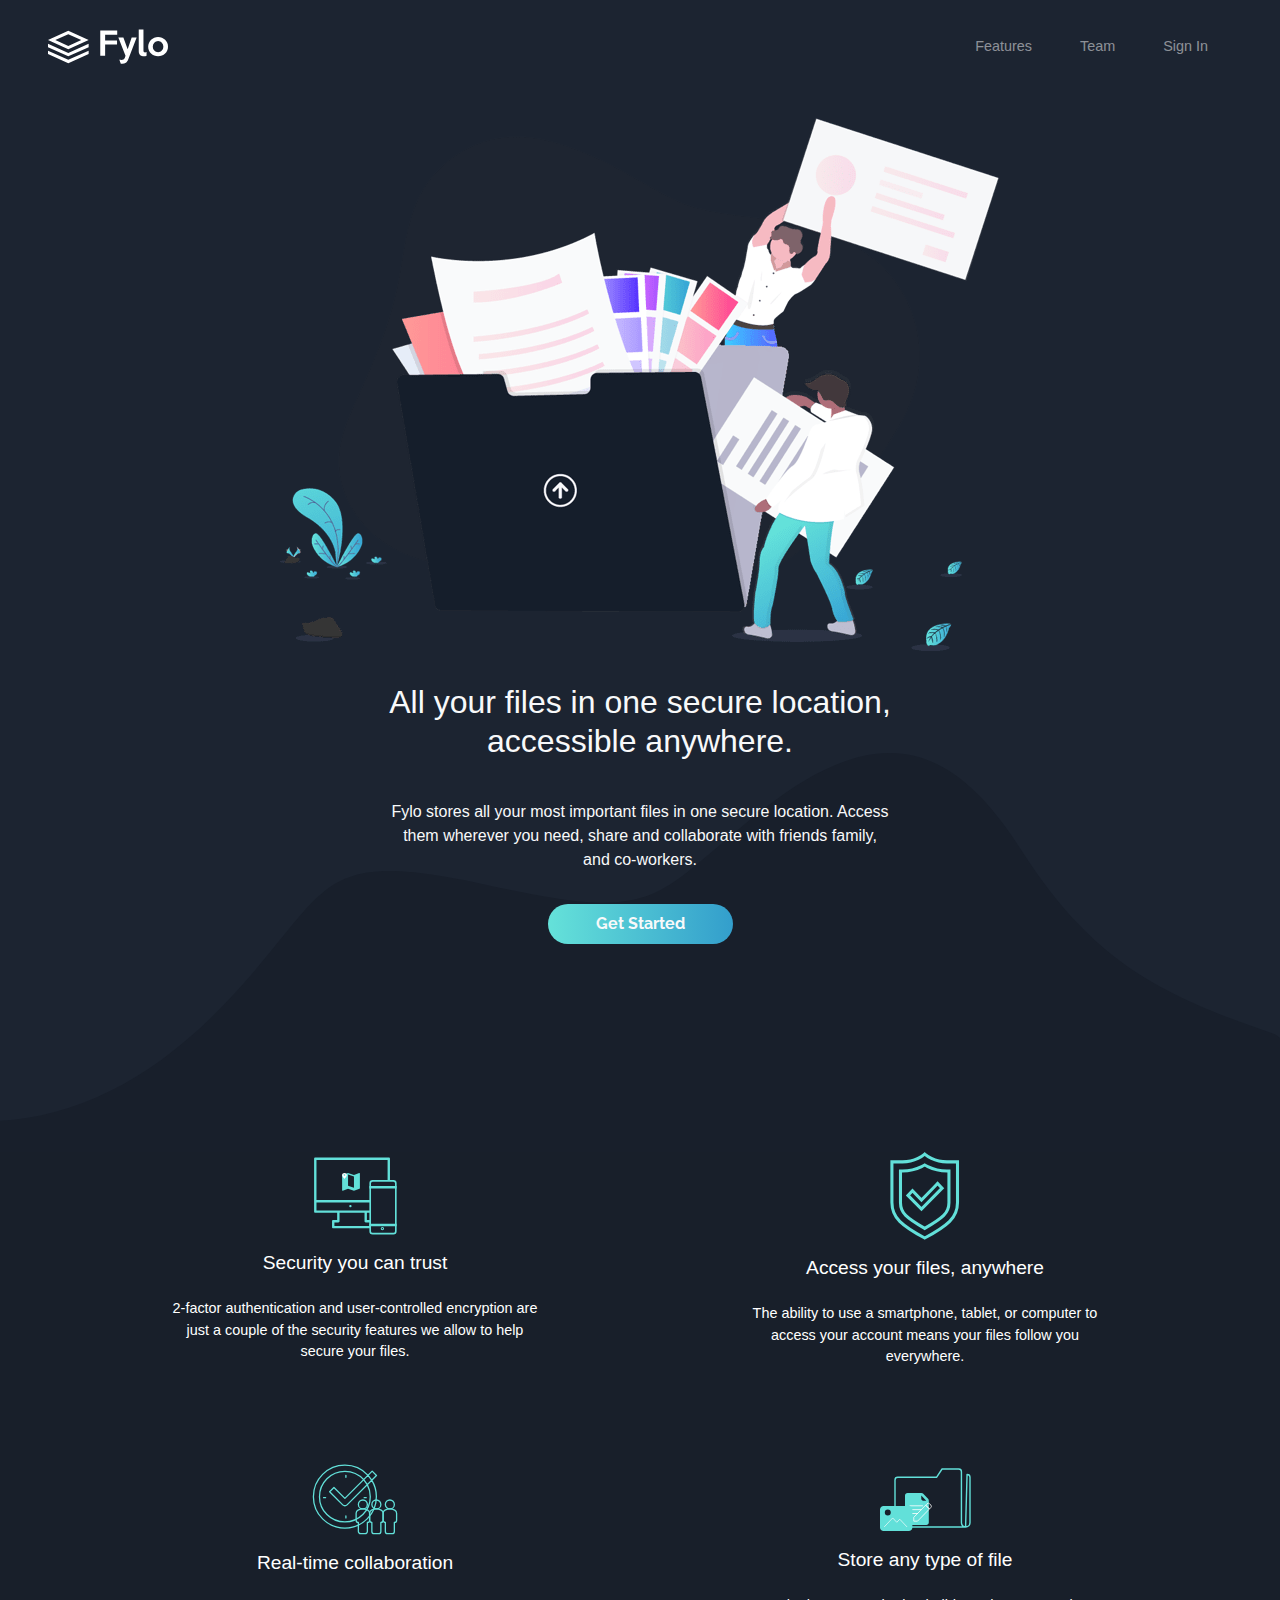
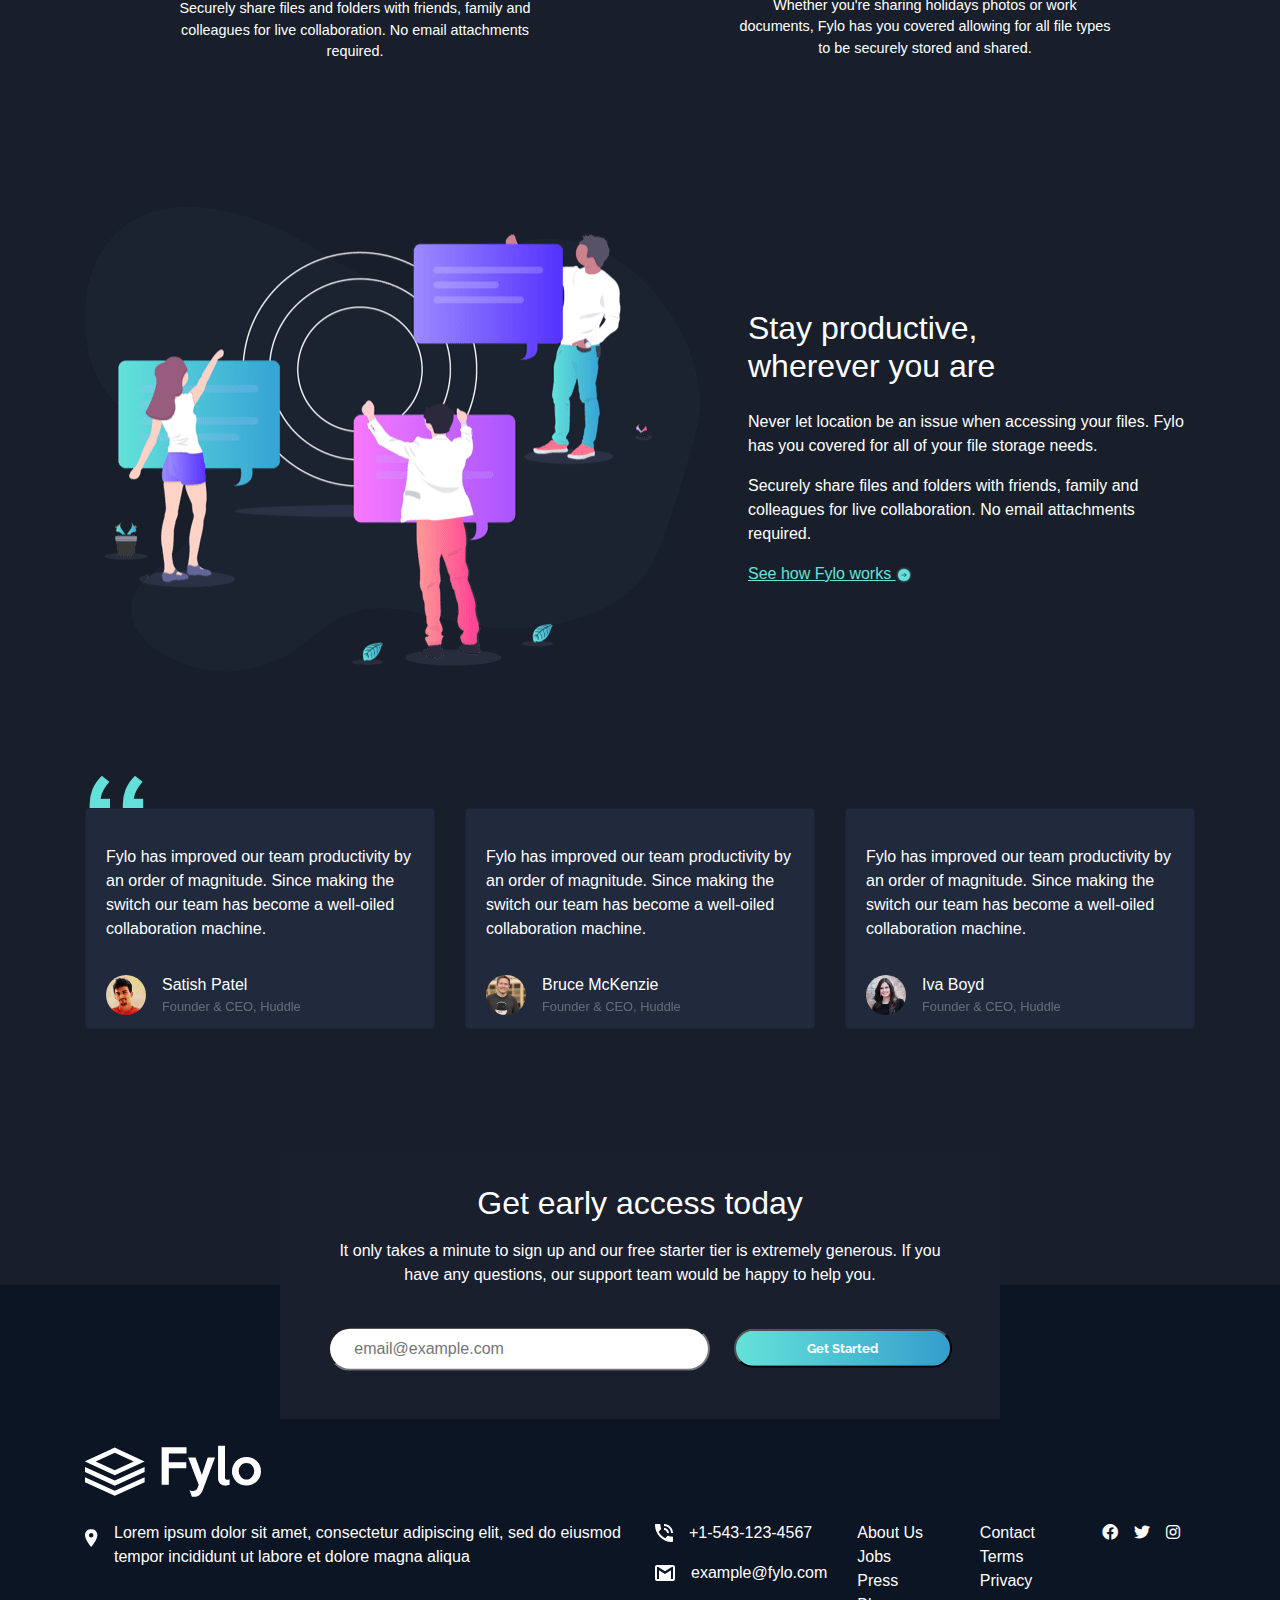
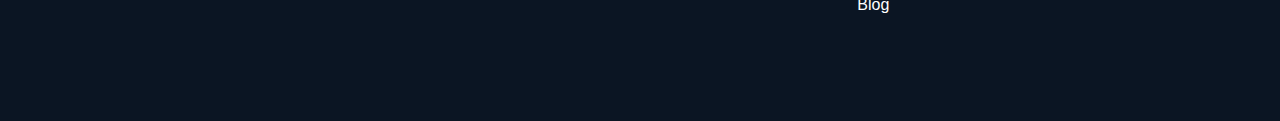
<file: fylo-dark-theme/index.html>
<!DOCTYPE html>
<html lang="en">
	<head>
		<meta charset="UTF-8" />
		<meta
			name="viewport"
			content="width=device-width, initial-scale=1.0"
		/>
		<!-- displays site properly based on user's device -->

		<link
			rel="icon"
			type="image/png"
			sizes="32x32"
			href="./images/favicon-32x32.png"
		/>

		<title>Fylo</title>

		<!-- Bootstrap CSS -->
		<link
			rel="stylesheet"
			href="https://cdn.jsdelivr.net/npm/bootstrap@4.0.0/dist/css/bootstrap.min.css"
			integrity="sha384-Gn5384xqQ1aoWXA+058RXPxPg6fy4IWvTNh0E263XmFcJlSAwiGgFAW/dAiS6JXm"
			crossorigin="anonymous"
		/>
		<link
			href="./css/styles.css"
			rel="stylesheet"
		/>
		<link
			href="https://cdnjs.cloudflare.com/ajax/libs/font-awesome/6.0.0/css/all.min.css"
			rel="stylesheet"
		/>
	</head>
	<body>
		<nav
			class="navbar navbar-dark bg navbar-expand px-md-5 py-md-4 py-4 px-3 d-flex justify-content-between"
			style="background-color: var(--primary-intro)"
		>
			<a
				class="navbar-brand"
				href="#"
			>
				<img
					src="./images/logo.svg"
					alt="company-logo"
					style="width: 120px"
				/>
			</a>
			<ul class="navbar-nav text-light d-flex align-items-center">
				<li class="nav-item mx-0 mx-md-3">
					<a
						class="nav-link"
						href="#"
						>Features</a
					>
				</li>
				<li class="nav-item mx-0 mx-md-3">
					<a
						class="nav-link"
						href="#"
						>Team</a
					>
				</li>
				<li class="nav-item mx-0 mx-md-3">
					<a
						class="nav-link"
						href="#"
						>Sign In</a
					>
				</li>
			</ul>
		</nav>

		<main style="background-color: var(--primary-intro); position: relative">
			<section>
				<div
					class="container text-light d-flex flex-column align-items-center pt-4"
					style="gap: 1rem"
				>
					<img
						src="./images/illustration-intro.png"
						alt="intro"
						style="width: clamp(320px, 90%, 720px)"
					/>
					<h1 class="text-center py-3">
						All your files in one secure location, accessible anywhere.
					</h1>
					<p class="text-center">
						Fylo stores all your most important files in one secure location.
						Access them wherever you need, share and collaborate with friends
						family, and co-workers.
					</p>
					<button
						type="button"
						class="call-to-action border-0 px-5 py-2"
					>
						Get Started
					</button>
				</div>
			</section>

			<section>
				<div class="container">
					<div class="row">
						<div
							class="product col col-12 col-md-6 text-white d-flex justify-content-center align-items-center text-center flex-column"
						>
							<img
								src="./images/icon-access-anywhere.svg"
								alt="access-anywhere"
							/>
							<h2>Security you can trust</h2>
							<p>
								2-factor authentication and user-controlled encryption are just
								a couple of the security features we allow to help secure your
								files.
							</p>
						</div>
						<div
							class="product col col-12 col-md-6 text-white d-flex justify-content-center align-items-center text-center flex-column"
						>
							<img
								src="./images/icon-security.svg"
								alt="securiry"
							/>
							<h2>Access your files, anywhere</h2>
							<p>
								The ability to use a smartphone, tablet, or computer to access
								your account means your files follow you everywhere.
							</p>
						</div>
						<div
							class="product col col-12 col-md-6 text-white d-flex justify-content-center align-items-center text-center flex-column"
						>
							<img
								src="./images/icon-collaboration.svg"
								alt="access-anywhere"
							/>
							<h2>Real-time collaboration</h2>
							<p>
								Securely share files and folders with friends, family and
								colleagues for live collaboration. No email attachments
								required.
							</p>
						</div>
						<div
							class="product col col-12 col-md-6 text-white d-flex justify-content-center align-items-center text-center flex-column"
						>
							<img
								src="./images/icon-any-file.svg"
								alt="securiry"
							/>
							<h2>Store any type of file</h2>
							<p>
								Whether you're sharing holidays photos or work documents, Fylo
								has you covered allowing for all file types to be securely
								stored and shared.
							</p>
						</div>
					</div>
				</div>
			</section>

			<section class="pt-5 px-2">
				<div
					class="container d-flex align-items-center flex-column flex-lg-row"
					style="gap: 0 3rem"
				>
					<img
						src="./images/illustration-stay-productive.png"
						alt="Stay Productive"
						style="width: clamp(320px, 90%, 720px)"
						class="pb-5 pb-md-0"
					/>
					<div class="d-flex text-white flex-column">
						<h2
							class="text-left py-3"
							style="text-wrap: balance"
						>
							Stay productive, wherever you are
						</h2>
						<p>
							Never let location be an issue when accessing your files. Fylo has
							you covered for all of your file storage needs.
						</p>
						<p>
							Securely share files and folders with friends, family and
							colleagues for live collaboration. No email attachments required.
						</p>
						<a
							href="#"
							style="color: var(--accent-cyan); text-decoration: underline"
							>See how Fylo works
							<img
								src="./images/icon-arrow.svg"
								alt="arrow"
						/></a>
					</div>
				</div>
			</section>

			<section style="padding-bottom: 15rem; padding-top: 7.5rem;">
				<div class="container">
					<div class="row">
						<div class="col col-12 col-md-4 my-3 position-relative">
							<div class="review-card card">
								<div class="card-body">
									<div class="card-text">
										Fylo has improved our team productivity by an order of
										magnitude. Since making the switch our team has become a
										well-oiled collaboration machine.
									</div>
								</div>
								<div
									class="review-card-footer card-footer d-flex align-items-center"
								>
									<img
										src="./images/profile-1.jpg"
										alt="Satish Patel"
										class="rounded-circle mr-3"
										style="width: 40px; aspect-ratio: 1 / 1"
									/>
									<div class="flex flex-column">
										<div>Satish Patel</div>
										<div>Founder & CEO, Huddle</div>
									</div>
								</div>
							</div>

							<div class="img-container position-absolute">
								<img
									src="./images/bg-quotes.png"
									alt="quotes"
								/>
							</div>
						</div>
						<div class="col col-12 col-md-4 my-3">
							<div class="review-card card">
								<div class="card-body">
									<div class="card-text">
										Fylo has improved our team productivity by an order of
										magnitude. Since making the switch our team has become a
										well-oiled collaboration machine.
									</div>
								</div>
								<div
									class="review-card-footer card-footer d-flex align-items-center"
								>
									<img
										src="./images/profile-2.jpg"
										alt="Satish Patel"
										class="rounded-circle mr-3"
										style="width: 40px; aspect-ratio: 1 / 1"
									/>
									<div class="flex flex-column">
										<div>Bruce McKenzie</div>
										<div>Founder & CEO, Huddle</div>
									</div>
								</div>
							</div>
						</div>
						<div class="col col-12 col-md-4 my-3">
							<div class="review-card card">
								<div class="card-body">
									<div class="card-text">
										Fylo has improved our team productivity by an order of
										magnitude. Since making the switch our team has become a
										well-oiled collaboration machine.
									</div>
								</div>
								<div
									class="review-card-footer card-footer d-flex align-items-center"
								>
									<img
										src="./images/profile-3.jpg"
										alt="Satish Patel"
										class="rounded-circle mr-3"
										style="width: 40px; aspect-ratio: 1 / 1"
									/>
									<div class="flex flex-column">
										<div>Iva Boyd</div>
										<div>Founder & CEO, Huddle</div>
									</div>
								</div>
							</div>
						</div>
					</div>
				</div>
			</section>

			<form class="position-absolute text-white px-5 py-4 shadow-1-strong" style="left: 50%; transform: translate(-50%, -50%); background-color: #1A1F2E;">
				<h1 class="text-center py-2" style="font-size: 2rem;">Get early access today</h1>
				<p class="text-center">
					It only takes a minute to sign up and our free starter tier is
					extremely generous. If you have any questions, our support team would
					be happy to help you.
				</p>
				<div class="row d-flex justify-content-center align-items-center">
					<input 
						type="text"
						placeholder="email@example.com"
						style="border-radius: 100px; width: 70%; text-indent: 1rem; "
						class="col-12 col-md-7 p-2 my-4"
					/>
					<button type="submit" class="call-to-action px-5 py-2 col-12 col-md-4 ml-md-4" style="font-size: 0.8rem;">Get Started</button>
				</div>
			</form>
		</main>

		<footer>
			<div class="container">
				<div class="footer-logo">
					<img
						src="./images/logo.svg"
						alt="company-logo"
					/>
				</div>
				<div class="footer-links row py-4">
					<div
						class="col col-11 col-md-6 d-flex align-items-start justify-content-center mb-3"
					>
						<img
							src="./images/icon-location.svg"
							alt="location"
							class="pr-3 pt-2"
						/>
						<div>
							<span
								>Lorem ipsum dolor sit amet, consectetur adipiscing elit, sed do
								eiusmod tempor incididunt ut labore et dolore magna aliqua</span
							>
						</div>
					</div>
					<div class="col-md col-12 mb-5">
						<div class="d-flex align-items-center mb-3">
							<img
								class="pr-3"
								src="./images/icon-phone.svg"
								alt="phone"
							/>
							<p>+1-543-123-4567</p>
						</div>
						<div class="d-flex align-items-center">
							<img
								class="pr-3"
								src="./images/icon-email.svg"
								alt="phone"
							/>
							<p class="p-0">example@fylo.com</p>
						</div>
					</div>
					<div class="col-md col-12 mb-3">
						<ul>
							<li><a href="#">About Us</a></li>
							<li><a href="#">Jobs</a></li>
							<li><a href="#">Press</a></li>
							<li><a href="#">Blog</a></li>
						</ul>
					</div>
					<div class="col-md col-12 mb-3">
						<ul>
							<li><a href="#">Contact</a></li>
							<li><a href="#">Terms</a></li>
							<li><a href="#">Privacy</a></li>
						</ul>
					</div>
					<div
						class="col-md col-12 d-flex social-brands"
						style="gap: 1rem"
					>
						<a href="#"><i class="fa-brands fa-facebook"></i></a>
						<a href="#"><i class="fa-brands fa-twitter"></i></a>
						<a href="#"><i class="fa-brands fa-instagram"></i></a>
					</div>
				</div>
			</div>
		</footer>

		<script
			src="https://code.jquery.com/jquery-3.2.1.slim.min.js"
			integrity="sha384-KJ3o2DKtIkvYIK3UENzmM7KCkRr/rE9/Qpg6aAZGJwFDMVNA/GpGFF93hXpG5KkN"
			crossorigin="anonymous"
		></script>
		<script
			src="https://cdn.jsdelivr.net/npm/popper.js@1.12.9/dist/umd/popper.min.js"
			integrity="sha384-ApNbgh9B+Y1QKtv3Rn7W3mgPxhU9K/ScQsAP7hUibX39j7fakFPskvXusvfa0b4Q"
			crossorigin="anonymous"
		></script>
		<script
			src="https://cdn.jsdelivr.net/npm/bootstrap@4.0.0/dist/js/bootstrap.min.js"
			integrity="sha384-JZR6Spejh4U02d8jOt6vLEHfe/JQGiRRSQQxSfFWpi1MquVdAyjUar5+76PVCmYl"
			crossorigin="anonymous"
		></script>
	</body>
</html>
</file>
<file: fylo-dark-theme/css/styles.css>
/* Import fonts */
@import url('https://fonts.googleapis.com/css2?family=Raleway:wght@400;700&display=swap');
@import url('https://fonts.googleapis.com/css2?family=Open+Sans:wght@400;700&display=swap');

:root {
	/* Colors */
	--primary-intro: hsl(217, 28%, 15%);
	--primary-main: hsl(218, 28%, 13%);
	--primary-footer: hsl(216, 53%, 9%);
	--primary-testimonials: hsl(219, 30%, 18%);
	--accent-cyan: hsl(176, 68%, 64%);
	--accent-blue: hsl(198, 60%, 50%);
	--error: hsl(0, 100%, 63%);
	--neutral-white: hsl(0, 0%, 100%);

	/* Typography */
	--font-size: 14px;
	--call-to-actions-family: 'Raleway', sans-serif;
	--call-to-actions-weights: 400, 700;
	--body-family: 'Open Sans', sans-serif;
	--body-weights: 400, 700;

	font-family: var(--body-family);
	font-weight: var(--font-size);
	font-weight: var(--body-weights);

	background-color: var(--primary-intro);
}

nav ul li a {
	font-size: 0.9rem;
}

nav ul li a:hover {
	color: var(--neutral-white) !important;
}

main section:not(section:first-child) {
	background-color: var(--primary-main);
}

main section:first-child {
	background-image: url(../images/bg-curvy-desktop.svg);
	background-repeat: no-repeat;
	background-size: contain;
	background-position: bottom;
	padding-bottom: 13rem;
}

main section:first-child .call-to-action,
main form .call-to-action {
	background: linear-gradient(to right, var(--accent-cyan), var(--accent-blue));
	color: var(--natural-white);
	font-family: var(--call-to-actions-family);
	font-weight: 700;
	border-radius: 100px;
	transition: all 150ms ease-in;
}

main section:first-child .call-to-action:hover,
main form .call-to-action:hover {
	cursor: pointer;
	background: linear-gradient(to right, var(--accent-cyan), var(--accent-cyan));
}

main section:first-child .call-to-action:focus {
	border: 0;
	outline: 0;
}

main section:first-child div > h1 {
	font-size: 2rem;
	width: clamp(320px, 90%, 620px);
}

main section:first-child div > p {
	width: clamp(320px, 90%, 500px);
}

main .box {
	height: 150px;
	background-color: red;
}

main section:nth-child(2) .product {
	gap: 1rem;
	margin-bottom: 5rem;
	font-size: 0.9rem;
}

main section:nth-child(2) .product > p {
	padding: 0 5rem;
}

main section:nth-child(2) .product > h2 {
	font-size: 1.2rem;
}

main section:nth-child(4) {
	background-color: var(--primary-testimonials);
}

main section:nth-child(4) .col > .review-card {
	padding-top: 1rem;
	background-color: var(--primary-testimonials);
	color: var(--neutral-white);
	z-index: 2;
}

main section:nth-child(4) .col > .review-card .card-footer {
	background-color: var(--primary-testimonials);
	border: 0;
}

main section:nth-child(4) .review-card-footer div > div:last-child {
	opacity: 0.3;
	font-size: 0.8rem;
}

main section:nth-child(4) .img-container {
	top: -15%;
	left: 5%;
}

footer {
	background-color: var(--primary-footer);
	color: var(--neutral-white);
	padding-top: 10rem;
	padding-bottom: 3rem;
}

footer p {
	margin-top: 0;
	margin-bottom: 0;
}

footer a {
	color: var(--natural-white);
}

footer ul {
	padding: 0;
}

footer ul li {
	list-style-type: none;
}

main form {
	width: clamp(300px, 90%, 720px);
}

::-webkit-scrollbar {
	width: 4px;
}

::-webkit-scrollbar-thumb {
	background-color: var(--primary-footer);
}

@media screen and (max-width: 1000px) {
	footer {
		padding-top: 19rem;
	}
}
</file>
